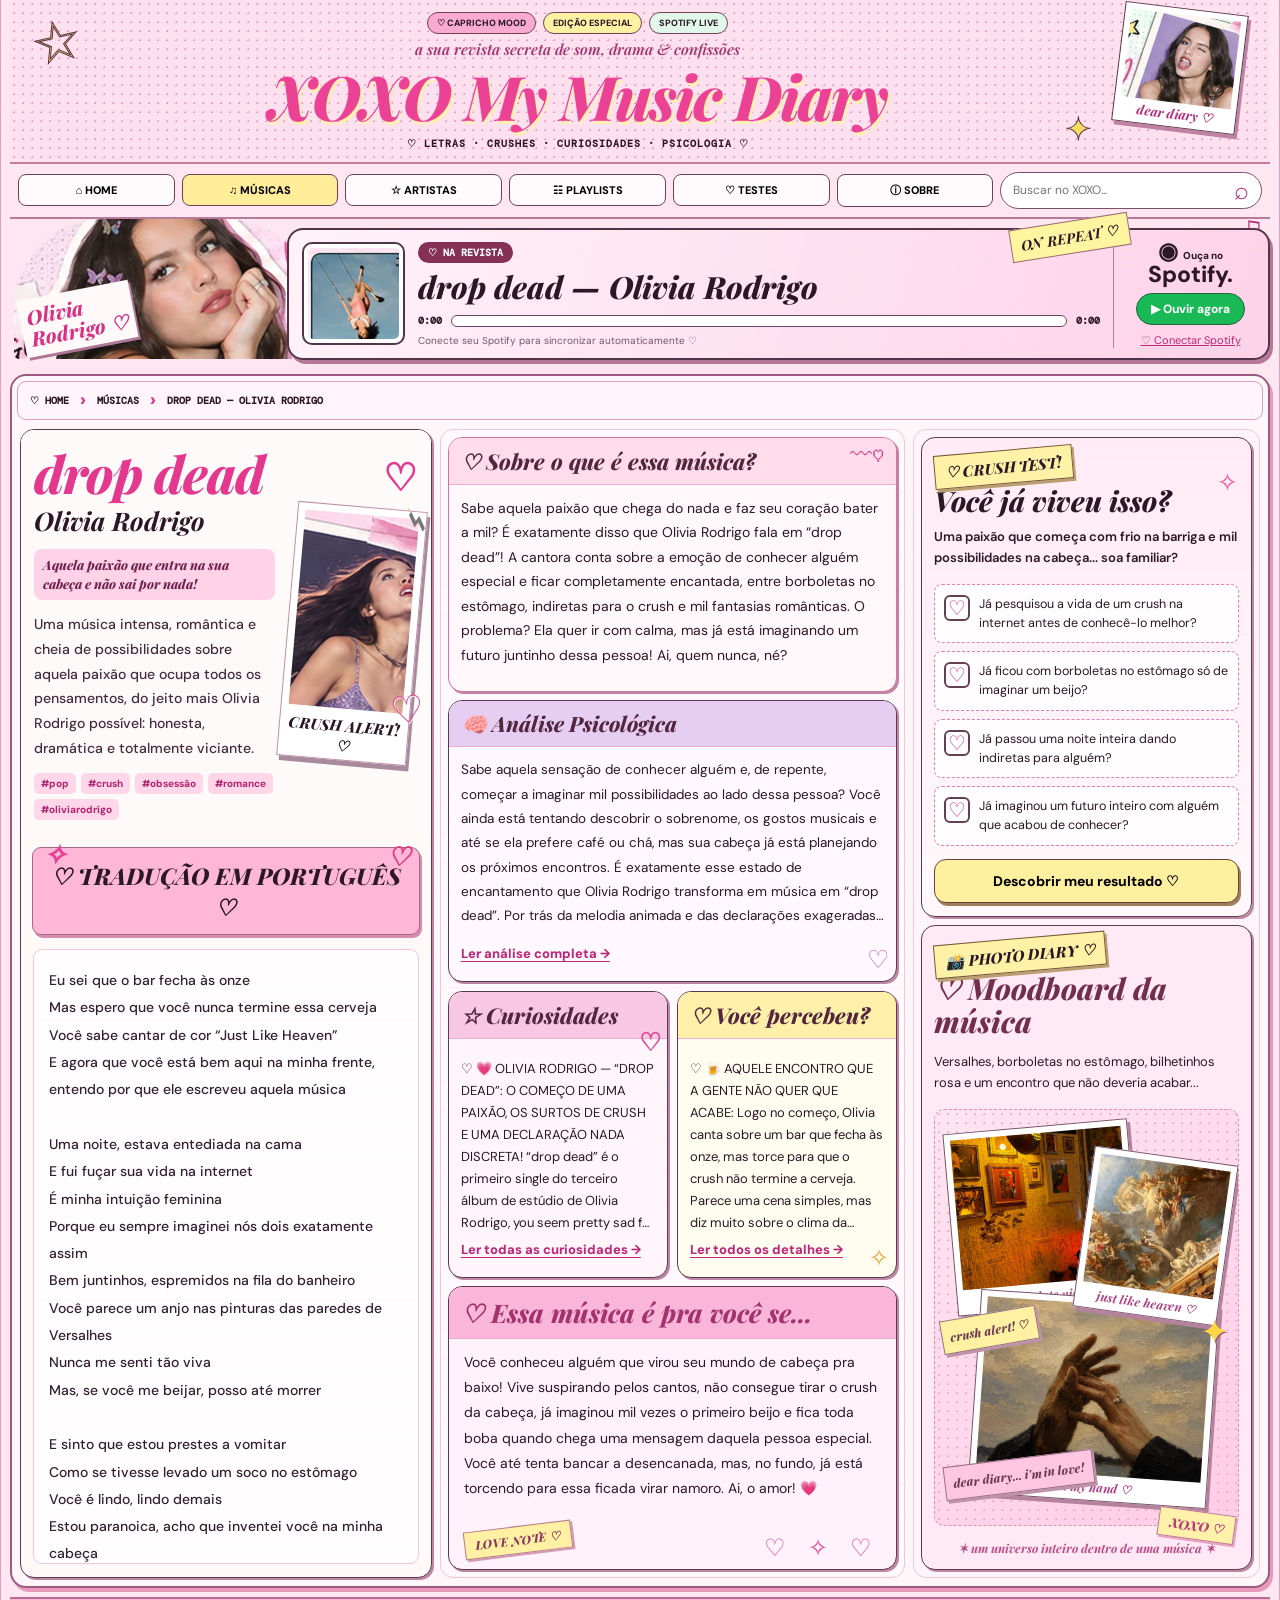
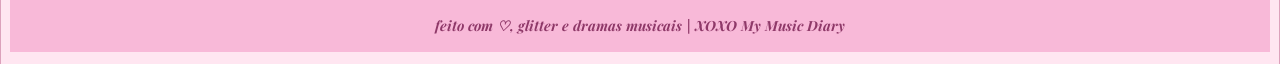
<file: index.html>
<!doctype html>
<html lang="pt-BR">
<head>
  <meta charset="utf-8">
  <meta name="viewport" content="width=device-width, initial-scale=1">
  <meta name="theme-color" content="#ffd5e8">

  <title>XOXO My Music Diary ♡</title>

  <link rel="preconnect" href="https://fonts.googleapis.com">
  <link rel="preconnect" href="https://fonts.gstatic.com" crossorigin>

  <link
    href="https://fonts.googleapis.com/css2?family=DM+Mono:wght@400;500&family=DM+Sans:wght@400;500;600;700;800&family=Playfair+Display:ital,wght@0,500;0,700;0,800;1,600;1,700;1,800&display=swap"
    rel="stylesheet"
  >

  <link
    rel="stylesheet"
    href="styles.css?v=xoxo-maggots-edicao-04"
  >

  <style>
    /* =====================================
       XOXO MY MUSIC DIARY
       CONFIGURAÇÃO DA REVISTA
       ===================================== */

    .middle-column .editorial-stacks {
      display: grid;
      grid-template-columns:
        minmax(0,1fr) minmax(0,1fr);
      grid-template-areas:
        "psychology psychology"
        "curios percebe";
      gap: 9px;
      align-items: start;
    }

    .middle-column .editorial-stacks .psychology {
      grid-area: psychology;
    }

    .middle-column .editorial-stacks .curios {
      grid-area: curios;
    }

    .middle-column .editorial-stacks .percebe {
      grid-area: percebe;
    }

    .middle-column .editorial-stacks > .article {
      min-width: 0;
      height: auto;
      align-self: start;
    }

    .middle-column .psychology #psyPreview {
      -webkit-line-clamp: 7;
      font-size: 13.5px;
      line-height: 1.8;
    }

    #vibes {
      display: none !important;
    }

    #articleDescription {
      white-space: pre-line;
      font: 500 clamp(13px,1.1vw,15px)/1.75
        "DM Sans",Arial,sans-serif;
      color: #432c3d;
    }

    /* =====================================
       FOTOS DAS MÚSICAS
       ===================================== */

    .hero-person img {
      width: 100%;
      height: 100%;
      display: block;
      object-fit: cover;
      object-position: center;
    }

    .cover-wrap {
      overflow: hidden;
    }

    .cover-wrap img {
      width: 100%;
      height: 100%;
      display: block;
      object-fit: cover;
    }

    .crush-polaroid img {
      width: 100%;
      display: block;
      object-fit: cover;
    }

    body.honeybee-active .intro-highlight {
      background: #ffe4b5;
      color: #80512a;
    }

    body.maggots-active .intro-highlight {
      background: #e5d2e8;
      color: #66365c;
    }

    body.maggots-active .translation-heading {
      background: #e9bdd4;
      color: #6f3052;
    }

    body.maggots-active .about-song h3 {
      background: #e7d1e9;
    }

    /* =====================================
       LOVE LAB
       ===================================== */

    .love-lab {
      flex: 0 0 auto;
      background: #fff9fc;
      border: 2px solid #a45a87;
      border-radius: 15px;
      box-shadow: 3px 4px #d498b7;
      overflow: hidden;
    }

    .love-lab[hidden] {
      display: none !important;
    }

    .love-lab-header {
      position: relative;
      padding: 17px;
      background: linear-gradient(
        120deg,#efd6f3,#f8d5e7,#ffe3ef
      );
      border-bottom: 1px dashed #c68da9;
    }

    .love-lab-header::after {
      content: "♡";
      position: absolute;
      right: 12px;
      top: 8px;
      color: #c64a8c;
      font-size: 27px;
    }

    .love-lab-tag {
      display: inline-block;
      padding: 6px 9px;
      background: #fff0a8;
      border: 1px solid #81596a;
      border-radius: 4px;
      color: #713a55;
      font: 700 10px "DM Mono",monospace;
    }

    .love-lab-brand {
      margin: 13px 0 0;
      color: #a42c70;
      font: italic 800 clamp(23px,2.7vw,32px)/1.2
        "Playfair Display",Georgia,serif;
    }

    .love-lab-preview {
      padding: 19px 18px;
      background: #fffaf7;
    }

    .love-lab-preview h3 {
      margin: 0 0 13px;
      color: #802b59;
      font: 800 clamp(18px,2vw,23px)/1.4
        "DM Sans",Arial,sans-serif;
    }

    .love-lab-preview p {
      margin: 0 0 14px;
      color: #513347;
      font: 600 14px/1.8
        "DM Sans",Arial,sans-serif;
    }

    .love-lab-read {
      border: 0;
      background: transparent;
      padding: 9px 0;
      color: #b52a79;
      font: 800 13px "DM Sans",Arial,sans-serif;
      text-decoration: underline;
      cursor: pointer;
    }

    /* =====================================
       JANELA COMPLETA DO LOVE LAB
       ===================================== */

    .love-lab-modal {
      padding: 13px 5px 18px;
    }

    .love-lab-modal-header {
      text-align: center;
      padding: 24px 18px;
      background: linear-gradient(
        130deg,#efd6f3,#f7d6e8,#ffe8f2
      );
      border: 1px solid #d7a4c4;
      border-radius: 15px;
    }

    .love-lab-modal-tag {
      display: inline-block;
      padding: 7px 12px;
      background: #fff1a9;
      border: 1px solid #9c6c85;
      border-radius: 30px;
      color: #79425e;
      font: 700 11px "DM Mono",monospace;
    }

    .modal-inner .love-lab-modal-title {
      margin: 17px 0 8px;
      color: #a42c70;
      font: italic 800 clamp(27px,4vw,39px)/1.2
        "Playfair Display",Georgia,serif;
    }

    .love-lab-modal-paper {
      max-width: 760px;
      margin: 18px auto 0;
      padding: clamp(19px,4vw,40px);
      background: #fffaf7;
      border: 1px solid #e1bacb;
      border-radius: 16px;
    }

    .love-lab-modal-paper h3 {
      margin: 0 0 22px;
      color: #802b59;
      font: 800 clamp(22px,3vw,29px)/1.4
        "DM Sans",Arial,sans-serif;
    }

    .modal-inner .love-lab-modal-paper > p {
      max-width: 65ch;
      margin: 0 auto 23px;
      color: #3e313b;
      font: 400 clamp(16px,1.8vw,18px)/1.9
        "DM Sans",Arial,sans-serif;
    }

    .modal-inner .love-lab-modal-paper > p.love-lab-lead {
      padding: 19px;
      background: #ffe3ef;
      border-left: 4px solid #d54e96;
      border-radius: 0 10px 10px 0;
      font-weight: 700;
    }

    .love-lab-message {
      margin: 30px 0 25px;
      padding: 22px;
      background: #f5c7df;
      border: 1.5px solid #ba6793;
      border-radius: 12px;
      box-shadow: 3px 4px #e7a2c2;
    }

    .love-lab-message h4 {
      margin: 0 0 11px;
      color: #852b5d;
      font: 800 15px "DM Sans",Arial,sans-serif;
    }

    .modal-inner .love-lab-message p {
      margin: 0;
      color: #542c44;
      font: 600 16px/1.85
        "DM Sans",Arial,sans-serif;
    }

    .love-lab-source {
      padding: 18px;
      background: #e9e0f4;
      border: 1px dashed #ad83b6;
      border-radius: 10px;
    }

    .love-lab-source strong {
      display: block;
      margin-bottom: 10px;
      color: #69406e;
    }

    .love-lab-source p {
      margin: 0;
      color: #56435e;
      font-size: 14px;
      line-height: 1.8;
    }

    /* =====================================
       MOODBOARD DE HONEYBEE
       QUATRO FOTOGRAFIAS
       ===================================== */

    #moodCollage.honeybee-collage {
      position: relative;
      isolation: isolate;
      min-height: 510px;
      max-height: none;
      overflow: hidden;
      background:
        radial-gradient(#d8ad72 1px,transparent 1px),
        linear-gradient(
          145deg,#fff4d7,#f7d9b3 55%,#f5d5e4
        );
      background-size: 11px 11px,auto;
      border: 1.5px dashed #b78b69;
    }

    #moodCollage.honeybee-collage .mood-shot {
      position: absolute;
      margin: 0;
      padding: 6px 6px 23px;
      background: #fffaf2;
      border: 1px solid #8d6558;
      box-shadow: 4px 5px rgba(101,55,45,.24);
    }

    #moodCollage.honeybee-collage .mood-shot img {
      width: 100%;
      height: 100%;
      object-fit: cover;
    }

    #moodCollage.honeybee-collage .mood-shot figcaption {
      color: #9c5b64;
      font: italic 700 12px
        "Playfair Display",Georgia,serif;
      text-align: center;
    }

    #moodCollage.honeybee-collage .shot-one {
      width: 75%;
      height: 29%;
      top: 5%;
      left: 8%;
      right: auto;
      bottom: auto;
      transform: rotate(-5deg);
      z-index: 2;
    }

    #moodCollage.honeybee-collage .shot-two {
      width: 60%;
      height: 36%;
      top: 33%;
      right: 5%;
      left: auto;
      bottom: auto;
      transform: rotate(7deg);
      z-index: 3;
    }

    #moodCollage.honeybee-collage .shot-three {
      width: 56%;
      height: 35%;
      top: 54%;
      left: 4%;
      right: auto;
      bottom: auto;
      transform: rotate(-7deg);
      z-index: 4;
    }

    #moodCollage.honeybee-collage .shot-four {
      width: 47%;
      height: 28%;
      right: 5%;
      bottom: 4%;
      left: auto;
      top: auto;
      transform: rotate(6deg);
      z-index: 5;
    }

    #moodCollage.honeybee-collage .mood-note {
      background: #fff0bb;
      color: #865641;
      border-color: #b99073;
      font-size: 11px;
      z-index: 7;
    }

    #moodCollage.honeybee-collage .note-one {
      left: 1%;
      top: 31%;
    }

    #moodCollage.honeybee-collage .note-two {
      left: 5%;
      bottom: 3%;
      background: #f7d3e0;
    }

    #moodCollage.honeybee-collage .collage-star {
      color: #f9c751;
      right: 4%;
      bottom: 39%;
      z-index: 8;
    }

    .moodboard-card:has(.honeybee-collage) {
      background: #fff2df;
    }

    .moodboard-card:has(.honeybee-collage)::after {
      content: "honeybee ♡";
      background: #ffe7a0;
      color: #906038;
    }

    .honeybee-photo-error {
      width: 100%;
      height: 100%;
      display: flex;
      align-items: center;
      justify-content: center;
      padding: 10px;
      background: #ffe9b8;
      color: #865641;
      text-align: center;
      font-size: 12px;
      font-weight: 700;
    }

    @media (max-width: 700px) {
      #moodCollage.honeybee-collage {
        height: 500px;
        min-height: 500px;
        flex: none;
      }
    }

    @media (max-width: 440px) {
      .middle-column .editorial-stacks {
        grid-template-columns: 1fr;
        grid-template-areas:
          "psychology"
          "curios"
          "percebe";
      }
    }
  </style>
</head>

<body>

<div class="site">

  <!-- CABEÇALHO DA REVISTA -->

  <header class="masthead">

    <span class="masthead-star star-left">☆</span>
    <span class="masthead-star star-right">✦</span>

    <div class="brand-center">

      <div class="top-labels">
        <span class="pill pink">♡ CAPRICHO MOOD</span>
        <span class="pill yellow">EDIÇÃO ESPECIAL</span>
        <span class="pill mint">SPOTIFY LIVE</span>
      </div>

      <p class="slogan">
        a sua revista secreta de som, drama &amp; confissões
      </p>

      <h1>XOXO My Music Diary</h1>

      <p class="subbrand">
        ♡ LETRAS · CRUSHES · CURIOSIDADES · PSICOLOGIA ♡
      </p>

    </div>

    <div class="top-polaroid">
      <img
        src="assets/olivia-top.webp"
        alt="Olivia Rodrigo"
      >
      <span>dear diary ♡</span>
    </div>

  </header>

  <!-- MENU -->

  <nav class="nav">

    <button class="nav-btn" data-view="home">
      ⌂ HOME
    </button>

    <button class="nav-btn active" data-view="music">
      ♫ MÚSICAS
    </button>

    <button class="nav-btn" data-view="artists">
      ☆ ARTISTAS
    </button>

    <button class="nav-btn" data-view="playlists">
      ☷ PLAYLISTS
    </button>

    <button class="nav-btn" data-view="tests">
      ♡ TESTES
    </button>

    <button class="nav-btn" data-view="about">
      ⓘ SOBRE
    </button>

    <div class="search-box">
      <input
        id="search"
        placeholder="Buscar no XOXO..."
        aria-label="Buscar músicas"
      >
      <button
        id="searchGo"
        type="button"
        aria-label="Buscar"
      >
        ⌕
      </button>
    </div>

  </nav>

  <!-- PLAYER -->

  <section class="now">

    <div class="hero-person">
      <img
        id="heroPortrait"
        src="assets/olivia-hero.webp"
        alt="Foto da artista"
      >

      <div class="torn-label" id="heroArtist">
        OLIVIA<br>RODRIGO ♡
      </div>
    </div>

    <div class="player">

      <div class="cover-wrap">
        <img
          id="albumCover"
          src="assets/album-drop-dead.webp"
          alt="Capa da música"
        >
      </div>

      <div class="player-info">

        <span class="playing" id="playingStatus">
          ♡ NA REVISTA
        </span>

        <h2 id="playerTitle">
          drop dead — Olivia Rodrigo
        </h2>

        <div class="seek">
          <span id="elapsed">0:00</span>

          <div class="progress">
            <div id="progressFill"></div>
          </div>

          <span id="duration">0:00</span>
        </div>

        <p id="syncNote">
          Sua trilha sonora virou matéria de revista ♡
        </p>

      </div>

      <div class="spotify-panel">

        <strong>
          ◉ <small>Ouça no</small><br>Spotify.
        </strong>

        <a
          class="spotify-go"
          id="spotifyOpen"
          href="https://open.spotify.com/"
          target="_blank"
          rel="noopener noreferrer"
        >
          ▶ Ouvir agora
        </a>

        <button
          class="spotify-link"
          id="connectSpotify"
          type="button"
        >
          ♡ Conectar Spotify
        </button>

      </div>

    </div>

    <span class="repeat-sticker">ON REPEAT ♡</span>
    <span class="player-doodle">♫</span>

  </section>

  <!-- REVISTA -->

  <main id="content">

    <section class="feature-grid">

      <div class="breadcrumb">
        <span>♡ HOME</span>
        <span class="crumb-separator">›</span>
        <span>MÚSICAS</span>
        <span class="crumb-separator">›</span>

        <span id="crumbTitle">
          DROP DEAD — OLIVIA RODRIGO
        </span>
      </div>

      <!-- COLUNA ESQUERDA -->

      <article class="article main-article">

        <div class="article-intro">

          <span class="intro-heart">♡</span>
          <span class="intro-star">✦</span>

          <div class="text-intro">

            <h2 id="articleTitle">drop dead</h2>

            <h3 id="articleArtist">
              Olivia Rodrigo
            </h3>

            <div class="intro-highlight">
              Aquela paixão que entra na sua cabeça
              e não sai por nada!
            </div>

            <p id="articleDescription"></p>

            <div class="hashtags">
              <span>#pop</span>
              <span>#crush</span>
              <span>#obsessão</span>
              <span>#romance</span>
              <span>#oliviarodrigo</span>
            </div>

          </div>

          <div class="crush-polaroid">
            <span class="polaroid-clip">⌁</span>

            <img
              id="photoArtist"
              src="assets/olivia-photo.webp"
              alt="Foto da música"
            >

            <span>CRUSH ALERT! ♡</span>
          </div>

        </div>

        <div class="translation-heading">
          ♡ TRADUÇÃO EM PORTUGUÊS ♡
        </div>

        <div
          class="lyrics"
          id="lyricsText"
        ></div>

      </article>

      <!-- COLUNA CENTRAL -->

      <div class="middle-column">

        <article class="article compact about-song">
          <h3>♡ Sobre o que é essa música?</h3>
          <p id="aboutText"></p>
          <span class="card-doodle">〰♡</span>
        </article>

        <div class="editorial-stacks">

          <article class="article compact psychology">
            <h3>🧠 Análise Psicológica</h3>
            <p id="psyPreview"></p>

            <button
              class="text-button"
              id="readPsychology"
              type="button"
            >
              Ler análise completa →
            </button>
          </article>

          <article class="article compact curios">
            <h3>☆ Curiosidades</h3>

            <div id="curiosityPreview"></div>

            <button
              class="text-button"
              id="allCuriosities"
              type="button"
            >
              Ler todas as curiosidades →
            </button>
          </article>

          <article class="article compact percebe">
            <h3>♡ Você percebeu?</h3>

            <div id="percebePreview"></div>

            <button
              class="text-button"
              id="allPercebe"
              type="button"
            >
              Ler todos os detalhes →
            </button>
          </article>

        </div>

        <div
          id="vibes"
          hidden
          aria-hidden="true"
        ></div>

        <article class="article compact foryou">
          <h3>♡ Essa música é pra você se...</h3>
          <div id="forYou"></div>
        </article>

        <!-- LOVE LAB -->

        <article
          class="love-lab"
          id="loveLab"
          hidden
        >

          <div class="love-lab-header">

            <span class="love-lab-tag">
              EDIÇÃO #01 | OS MISTÉRIOS DA PAIXÃO
            </span>

            <h2 class="love-lab-brand">
              ♡ LOVE LAB: Experimentos do coração
            </h2>

          </div>

          <div class="love-lab-preview">

            <h3>
              💘 Por que a gente não consegue
              tirar o crush da cabeça?
            </h3>

            <p>
              Você deita para dormir, fecha os olhos
              e... adivinha quem aparece nos seus
              pensamentos? Sim, aquela pessoa DE NOVO!
              Mas será que existe uma explicação
              científica para isso?
            </p>

            <button
              class="love-lab-read"
              id="readLoveLab"
              type="button"
            >
              Ler matéria completa →
            </button>

          </div>

        </article>

      </div>

      <!-- COLUNA DIREITA -->

      <aside class="right-column">

        <article class="article side-card lived-card">

          <span class="sticky-tag">
            ♡ CRUSH TEST!
          </span>

          <span class="quiz-icon">✧</span>

          <h3>Você já viveu isso?</h3>

          <p id="quizIntro">
            Uma paixão que começa com frio na barriga...
            soa familiar?
          </p>

          <div
            class="lived-questions"
            id="livedQuestions"
          ></div>

          <button
            class="quiz-submit"
            id="livedResultButton"
            type="button"
          >
            Descobrir meu resultado ♡
          </button>

          <div
            class="quiz-outcome"
            id="livedOutcome"
            aria-live="polite"
          ></div>

        </article>

        <!-- MOODBOARD -->

        <article class="article side-card moodboard-card">

          <span class="sticky-tag">
            📸 PHOTO DIARY ♡
          </span>

          <h3>♡ Moodboard da música</h3>

          <p
            class="mood-subtitle"
            id="moodDescription"
          >
            Pequenos recortes de uma paixão
            que parece um filme...
          </p>

          <div
            class="mood-collage"
            id="moodCollage"
          >

            <figure class="mood-shot shot-one">

              <img
                src="assets/mood-bar.webp"
                alt="Primeira foto do moodboard"
              >

              <figcaption>
                11 PM · date night ♡
              </figcaption>

            </figure>

            <figure class="mood-shot shot-two">

              <img
                src="assets/mood-versailles.webp"
                alt="Segunda foto do moodboard"
              >

              <figcaption>
                just like heaven ♡
              </figcaption>

            </figure>

            <figure class="mood-shot shot-three">

              <img
                src="assets/mood-hands.webp"
                alt="Terceira foto do moodboard"
              >

              <figcaption>
                hold my hand ♡
              </figcaption>

            </figure>

            <div class="mood-note note-one">
              crush alert! ♡
            </div>

            <div class="mood-note note-two">
              dear diary... i'm in love!
            </div>

            <span class="collage-star">✦</span>

          </div>

          <p class="mood-footer">
            ✶ um universo inteiro dentro
            de uma música ✶
          </p>

        </article>

      </aside>

    </section>

  </main>

  <footer>
    feito com ♡, glitter e dramas musicais
    | XOXO My Music Diary
  </footer>

</div>

<!-- JANELA DAS MATÉRIAS -->

<div
  class="modal hidden"
  id="modal"
  role="dialog"
  aria-modal="true"
  aria-label="Detalhes"
>
  <div class="modal-inner">

    <button
      class="close-modal"
      id="closeModal"
      type="button"
      aria-label="Fechar"
    >
      ✕
    </button>

    <div id="modalBody"></div>
  </div>
</div>

<!-- LOVE LAB DE STUPID SONG -->

<template id="loveLabFullArticle">

  <article class="love-lab-modal">

    <div class="love-lab-modal-header">

      <span class="love-lab-modal-tag">
        EDIÇÃO #01 | OS MISTÉRIOS DA PAIXÃO
      </span>

      <h2 class="love-lab-modal-title">
        ♡ LOVE LAB: Experimentos do coração
      </h2>

    </div>

    <div class="love-lab-modal-paper">

      <h3>
        💘 Por que a gente não consegue
        tirar o crush da cabeça?
      </h3>

      <p class="love-lab-lead">
        Você deita para dormir, fecha os olhos e...
        adivinha quem aparece nos seus pensamentos?
        Sim, aquela pessoa DE NOVO! Mas será que
        existe uma explicação científica para isso?
      </p>

      <p>
        Em <em>stupid song</em>, Olivia Rodrigo conta
        que passa as madrugadas sonhando com alguém
        e sente uma paixão tão intensa que parece
        estar perdendo o controle dos próprios
        pensamentos. E a ciência já investigou
        algo muito parecido!
      </p>

      <p>
        Em 2005, pesquisadores liderados por Arthur Aron
        e Helen Fisher analisaram o cérebro de pessoas
        intensamente apaixonadas. Ao observarem fotografias
        de quem amavam, os participantes apresentaram
        atividade em regiões relacionadas à motivação
        e à recompensa, incluindo áreas associadas
        à dopamina.
      </p>

      <p>
        Isso ajuda a explicar por que uma pessoa apaixonada
        pode concentrar tanta atenção em alguém.
        O cérebro passa a atribuir um valor especial
        àquela pessoa, e até pequenas interações
        podem ganhar uma importância enorme.
      </p>

      <p>
        Os pensamentos recorrentes sobre a pessoa amada
        também são características estudadas nas
        fases iniciais da paixão.
      </p>

      <div class="love-lab-message">

        <h4>💌 O RECADO DO LOVE LAB:</h4>

        <p>
          Sentir borboletas no estômago é uma delícia,
          mas intensidade não é sinônimo de reciprocidade!
          Seu cérebro pode estar completamente encantado
          por alguém antes mesmo de você descobrir
          se o sentimento é correspondido.
        </p>

      </div>

      <div class="love-lab-source">

        <strong>🔬 CIÊNCIA POR TRÁS DO CRUSH:</strong>

        <p>
          Aron e colaboradores (2005).
          <em>
            Reward, Motivation, and Emotion Systems
            Associated With Early-Stage Intense Romantic Love.
          </em>
        </p>

      </div>

    </div>

  </article>

</template>

<!-- ARQUIVOS ORIGINAIS -->

<script src="app.js" defer></script>
<script src="honeybee.js" defer></script>

<!-- NOVA MÚSICA -->

<script src="maggots.js" defer></script>

<!-- CONTROLE DAS CAPAS, MATÉRIAS E MOODBOARD -->

<script>
document.addEventListener("DOMContentLoaded", () => {
  "use strict";

  const title = document.querySelector("#articleTitle");
  const artist = document.querySelector("#articleArtist");

  const description =
    document.querySelector("#articleDescription");

  const aboutText =
    document.querySelector("#aboutText");

  const highlight =
    document.querySelector(".intro-highlight");

  const lab =
    document.querySelector("#loveLab");

  const labButton =
    document.querySelector("#readLoveLab");

  const labTemplate =
    document.querySelector("#loveLabFullArticle");

  const modal =
    document.querySelector("#modal");

  const modalBody =
    document.querySelector("#modalBody");

  const collage =
    document.querySelector("#moodCollage");

  const moodDescription =
    document.querySelector("#moodDescription");

  const heroPortrait =
    document.querySelector("#heroPortrait");

  const albumCover =
    document.querySelector("#albumCover");

  const photoArtist =
    document.querySelector("#photoArtist");

  if (!title || !artist) return;

  /* CAPAS DAS EDIÇÕES ANTERIORES */

  const honeybeeCover =
    "assets/honeybee-capa.jpg";

  const stupidCover =
    "assets/stupid-song-cover.png";

  const aboutDropDead =
    "Sabe aquela paixão que chega do nada e faz seu coração bater a mil? É exatamente disso que Olivia Rodrigo fala em “drop dead”! A cantora conta sobre a emoção de conhecer alguém especial e ficar completamente encantada, entre borboletas no estômago, indiretas para o crush e mil fantasias românticas. O problema? Ela quer ir com calma, mas já está imaginando um futuro juntinho dessa pessoa! Ai, quem nunca, né?";

  const introStupid =
    "Nova York, madrugadas sem dormir e um crush que simplesmente não sai da cabeça. Em “stupid song”, Olivia Rodrigo transforma uma paixão completamente fora de controle em uma declaração cheia de exageros, drama e sentimentos à flor da pele.\n\nEntre pensamentos insistentes e um coração acelerado, fica a pergunta: como saber se é amor ou se estamos apaixonadas pela ideia de alguém? 💌";

  const originalCollage =
    collage ? collage.innerHTML : "";

  const originalMoodText =
    moodDescription ? moodDescription.textContent : "";

  const originalHighlight =
    highlight ? highlight.textContent : "";

  let honeybeeMounted = false;
  let previousSong = "";

  /* QUATRO FOTOS DE HONEYBEE */

  const honeybeePhotos = [
    {
      src: "assets/honeybee-encontro.jpg",
      caption: "sweet love ♡"
    },
    {
      src: "assets/honeybee-cartas.jpg",
      caption: "love letters ♡"
    },
    {
      src: "assets/honeybee-toque.jpg",
      caption: "you are here ♡"
    },
    {
      src: "assets/honeybee-abelha.jpg",
      caption: "my honeybee ♡"
    }
  ];

  function isSong(name) {
    return title.textContent.trim().toLowerCase() === name &&
      artist.textContent.toLowerCase().includes("olivia rodrigo");
  }

  function setImage(image, src) {
    if (!image) return;

    if (image.getAttribute("src") !== src) {
      image.src = src;
    }
  }

  /* FOTOS DO TOPO */

  function updateCovers() {
    const honeybee = isSong("honeybee");
    const stupid = isSong("stupid song");
    const maggots = isSong("maggots for brains");

    document.body.classList.toggle(
      "honeybee-active",
      honeybee
    );

    document.body.classList.toggle(
      "maggots-active",
      maggots
    );

    if (honeybee) {
      [heroPortrait, albumCover, photoArtist]
        .forEach(img => setImage(img, honeybeeCover));
    }

    if (stupid) {
      [heroPortrait, albumCover, photoArtist]
        .forEach(img => setImage(img, stupidCover));
    }

    // Em maggots, o app.js usa a foto
    // provisória cadastrada no maggots.js.
    if (maggots) {
      const cover = "assets/olivia-photo.webp";

      [heroPortrait, albumCover, photoArtist]
        .forEach(img => setImage(img, cover));
    }
  }

  /* CRIA AS POLAROIDS DO MOODBOARD */

  function createPolaroid(photo, index) {
    const figure = document.createElement("figure");

    const positions = [
      "shot-one",
      "shot-two",
      "shot-three",
      "shot-four"
    ];

    figure.className =
      "mood-shot " + positions[index];

    const image = document.createElement("img");

    image.src = photo.src;
    image.alt = "Moodboard honeybee: " + photo.caption;
    image.loading = "lazy";

    image.addEventListener("error", () => {
      const warning = document.createElement("div");

      warning.className = "honeybee-photo-error";
      warning.textContent =
        "🐝 Confira " +
        photo.src.split("/").pop() +
        " na pasta assets.";

      if (image.parentNode) image.replaceWith(warning);
    }, { once: true });

    const caption = document.createElement("figcaption");
    caption.textContent = photo.caption;

    figure.append(image, caption);

    return figure;
  }

  function showHoneybeeMoodboard() {
    if (!collage || honeybeeMounted) return;

    honeybeeMounted = true;
    collage.classList.add("honeybee-collage");

    collage.querySelectorAll(".mood-shot")
      .forEach(figure => figure.remove());

    honeybeePhotos.forEach((photo, index) => {
      collage.appendChild(createPolaroid(photo, index));
    });

    const notes = collage.querySelectorAll(".mood-note");

    if (notes[0]) notes[0].textContent = "sweet love ♡";
    if (notes[1]) notes[1].textContent = "dear diary... ♡";

    if (moodDescription) {
      moodDescription.textContent =
        "Um amor doce e acolhedor: encontros à noite, cartas apaixonadas, carinho e uma abelhinha dourada. 🐝💛";
    }
  }

  function restoreMoodboard() {
    if (!collage || !honeybeeMounted) return;

    honeybeeMounted = false;
    collage.classList.remove("honeybee-collage");

    collage.innerHTML = originalCollage;

    if (moodDescription) {
      moodDescription.textContent = originalMoodText;
    }

    /*
      Ao trocar de música, pede ao app.js
      que mostre as fotos da nova edição.
    */
    if (typeof renderMoodboard === "function") {
      renderMoodboard();
    }
  }

  /* TEXTOS E APARÊNCIA */

  function updateEditorial() {
    const drop = isSong("drop dead");
    const stupid = isSong("stupid song");
    const honeybee = isSong("honeybee");
    const maggots = isSong("maggots for brains");

    if (drop && aboutText &&
        aboutText.textContent !== aboutDropDead) {
      aboutText.textContent = aboutDropDead;
    }

    if (stupid && description &&
        description.textContent !== introStupid) {
      description.textContent = introStupid;
    }

    if (highlight) {
      if (honeybee) {
        highlight.textContent =
          "CRUSH ALERT! ♡ Quando amar também dá um friozinho na barriga!";
      } else if (maggots) {
        highlight.textContent =
          "CRUSH ALERT! ♡ Saudade nível apocalipse emocional!";
      } else if (previousSong === "honeybee" ||
                 previousSong === "maggots for brains") {
        highlight.textContent = originalHighlight;
      }
    }

    previousSong = title.textContent.trim().toLowerCase();

    /*
      honeybee.js e maggots.js controlam
      suas próprias matérias do LOVE LAB.
    */
    if (lab && !honeybee && !maggots) {
      lab.hidden = !stupid;
    }

    if (honeybee) {
      showHoneybeeMoodboard();
    } else {
      restoreMoodboard();
    }

    updateCovers();
  }

  /* BOTÃO DO LOVE LAB */

  if (labButton && labTemplate && modal && modalBody) {
    labButton.addEventListener("click", () => {
      modalBody.innerHTML = labTemplate.innerHTML;
      modal.classList.remove("hidden");

      document.body.style.overflow = "hidden";

      const scroller = modal.querySelector(".modal-inner");

      if (scroller) scroller.scrollTop = 0;

      const close = document.querySelector("#closeModal");

      if (close) close.focus();
    });
  }

  /* ATUALIZA QUANDO A MÚSICA MUDA */

  const songObserver = new MutationObserver(updateEditorial);

  [title, artist].forEach(element => {
    songObserver.observe(element, {
      childList: true,
      subtree: true,
      characterData: true
    });
  });

  const imageObserver = new MutationObserver(updateCovers);

  [heroPortrait, albumCover, photoArtist]
    .filter(Boolean)
    .forEach(image => {
      imageObserver.observe(image, {
        attributes: true,
        attributeFilter: ["src"]
      });
    });

  updateEditorial();
});
</script>

</body>
</html>
</file>
<file: styles.css>
/* ==========================================
   XOXO MY MUSIC DIARY ♡
   REVISTA TEEN — SCRAPBOOK EDITION
   TRADUÇÃO EXPANDIDA
   ========================================== */

:root {
  --ink: #2b1725;
  --pink: #ec4d99;
  --pink-dark: #a92c68;
  --pink-soft: #ffd5e8;
  --cream: #fffaf7;
  --border: #69445a;
  --title: 'Playfair Display', Georgia, serif;
  --body: 'DM Sans', Arial, sans-serif;
  --mono: 'DM Mono', monospace;
}

* {
  box-sizing: border-box;
}

html {
  scroll-behavior: smooth;
}

body {
  margin: 0;
  color: var(--ink);
  font-family: var(--body);
  background: #ffe4f0;
}

button,
input {
  font: inherit;
}

button {
  cursor: pointer;
}

button:focus-visible,
a:focus-visible {
  outline: 3px solid #c1287b;
  outline-offset: 3px;
}

a {
  color: inherit;
}

img {
  display: block;
  max-width: 100%;
}

/* ==========================================
   PÁGINA
   ========================================== */

.site {
  width: min(100%, 1450px);
  min-height: 100vh;
  margin: auto;
  padding: 0 9px 12px;
  background: #ffe6f1;
  border-left: 1px solid #dca2bc;
  border-right: 1px solid #dca2bc;
}

/* ==========================================
   CABEÇALHO
   ========================================== */

.masthead {
  min-height: 145px;
  display: flex;
  align-items: center;
  justify-content: center;
  position: relative;
  padding: 12px 155px 12px 30px;

  background:
    radial-gradient(#e89cbf 1px, transparent 1px),
    #ffe0ee;

  background-size: 9px 9px;
  border-bottom: 2px solid #c87a9e;
  overflow: hidden;
}

.brand-center {
  text-align: center;
}

.top-labels {
  display: flex;
  justify-content: center;
  flex-wrap: wrap;
  gap: 7px;
}

.pill {
  padding: 4px 9px;
  border: 1px solid #734259;
  border-radius: 20px;
  font-size: 9px;
  font-weight: 800;
}

.pill.pink {
  background: #f9aad0;
}

.pill.yellow {
  background: #fff0a3;
}

.pill.mint {
  background: #e0f7e9;
}

.slogan {
  color: #a23670;
  font: italic 600 15px var(--title);
  margin: 5px;
}

.masthead h1 {
  margin: 0;
  color: #ec4296;
  font: italic 800 clamp(35px, 4.8vw, 69px)/1.05 var(--title);
  letter-spacing: -2px;
  text-shadow: 2px 3px #fff0af;
}

.subbrand {
  margin: 8px 0 0;
  font: 700 10px var(--mono);
  letter-spacing: 1px;
}

.masthead-star {
  position: absolute;
  color: #f7dc62;
  font-size: 55px;
  -webkit-text-stroke: 1px #573149;
}

.star-left {
  left: 22px;
  top: 6px;
  transform: rotate(-13deg);
}

.star-right {
  right: 178px;
  bottom: 12px;
  font-size: 32px;
}

.top-polaroid {
  position: absolute;
  width: 124px;
  right: 28px;
  top: 8px;
  background: white;
  border: 1px solid #583348;
  padding: 6px 6px 3px;
  transform: rotate(7deg);
  box-shadow: 3px 4px #bf81a4;
  text-align: center;
}

.top-polaroid img {
  width: 100%;
  height: 88px;
  object-fit: cover;
}

.top-polaroid span {
  font: italic 700 13px var(--title);
  color: #b32d78;
}

/* ==========================================
   MENU
   ========================================== */

.nav {
  display: flex;
  flex-wrap: wrap;
  align-items: center;
  gap: 7px;
  padding: 8px;
  background: #ffe6f1;
  border-bottom: 2px solid #b47c9a;
}

.nav-btn {
  flex: 1 1 95px;
  border: 1px solid #6b4358;
  background: #fffafc;
  border-radius: 8px;
  padding: 8px 5px;
  font-size: 11px;
  font-weight: 800;
}

.nav-btn.active {
  background: #ffed9a;
}

.nav-btn:hover {
  background: #ffd1e6;
}

.search-box {
  display: flex;
  align-items: center;
  flex: 1 1 200px;
  border: 1px solid #7a5067;
  border-radius: 30px;
  background: white;
  min-width: 0;
  height: 37px;
}

.search-box input {
  border: 0;
  background: transparent;
  outline: 0;
  flex: 1;
  min-width: 0;
  padding: 0 12px;
  font-size: 12px;
}

.search-box button {
  border: 0;
  background: transparent;
  color: #b62e77;
  font-size: 25px;
  padding: 0 12px;
}

/* ==========================================
   PLAYER DO SPOTIFY
   ========================================== */

.now {
  position: relative;
  display: flex;
  align-items: center;
  min-height: 140px;
  margin-bottom: 7px;
  padding: 9px 0 7px 22%;
}

.hero-person {
  position: absolute;
  left: 4px;
  top: 0;
  width: 24%;
  height: 140px;
}

.hero-person img {
  height: 100%;
  width: 100%;
  object-fit: cover;
  object-position: center 25%;
  border-radius: 90px 90px 5px 5px;
}

.torn-label {
  position: absolute;
  left: 7px;
  bottom: 11px;
  background: #fffaf9;
  color: #d83083;
  font: italic 800 20px/1.1 var(--title);
  padding: 7px;
  transform: rotate(-11deg);
  box-shadow: 2px 3px #ad7795;
}

.player {
  display: flex;
  align-items: center;
  flex: 1;
  gap: 13px;
  min-width: 0;
  min-height: 125px;
  padding: 10px 13px;
  background: linear-gradient(105deg, #fff2f9, #fdd2e8);
  border: 2px solid #533348;
  border-radius: 16px;
  box-shadow: 3px 4px #b57898;
  position: relative;
  z-index: 1;
}

.cover-wrap {
  flex: 0 0 103px;
  width: 103px;
  height: 103px;
  padding: 4px;
  background: white;
  border: 2px solid #51364a;
  border-radius: 10px;
}

.cover-wrap img {
  width: 100%;
  height: 100%;
  object-fit: cover;
  border-radius: 5px;
}

.player-info {
  flex: 1;
  min-width: 0;
}

.playing {
  background: #853157;
  color: white;
  border-radius: 20px;
  padding: 4px 10px;
  font: 700 10px var(--mono);
}

.player h2 {
  margin: 8px 0 10px;
  font: italic 800 clamp(19px, 2.4vw, 31px)/1.15 var(--title);
  overflow-wrap: anywhere;
}

.seek {
  display: flex;
  align-items: center;
  gap: 9px;
  font: 700 10px var(--mono);
}

.progress {
  flex: 1;
  height: 12px;
  background: white;
  border: 1px solid #6c4560;
  border-radius: 20px;
  overflow: hidden;
}

.progress > div {
  width: 0;
  height: 100%;
  background: #eb4d9b;
  border-radius: inherit;
}

#syncNote {
  font-size: 10px;
  color: #73566a;
  margin: 7px 0 0;
}

.spotify-panel {
  flex: 0 0 142px;
  border-left: 1px solid #ad809d;
  display: flex;
  align-items: center;
  flex-direction: column;
  gap: 7px;
  padding-left: 12px;
}

.spotify-panel strong {
  text-align: center;
  font: 800 23px/1 var(--body);
}

.spotify-panel strong small {
  font-size: 10px;
}

.spotify-go {
  display: block;
  text-decoration: none;
  background: #19b955;
  color: white;
  border: 1px solid #27623e;
  border-radius: 20px;
  font-size: 12px;
  font-weight: 800;
  padding: 7px 14px;
}

.spotify-link {
  border: 0;
  background: transparent;
  color: #bc2a79;
  text-decoration: underline;
  font-size: 11px;
}

.repeat-sticker {
  position: absolute;
  top: 2px;
  right: 140px;
  z-index: 2;
  background: #fff4a0;
  border: 1px solid #9c687f;
  transform: rotate(-9deg);
  padding: 6px 10px;
  font: italic 700 14px var(--title);
}

.player-doodle {
  position: absolute;
  right: 6px;
  top: -13px;
  color: #af2e77;
  font-size: 33px;
}

/* ==========================================
   ÁREA PRINCIPAL
   ========================================== */

#content {
  background: #fff9fc;
  border-radius: 16px;
}

.feature-grid {
  display: grid;

  grid-template-columns:
    minmax(0, 1.08fr)
    minmax(0, 1.22fr)
    minmax(255px, .91fr);

  align-items: stretch;

  gap: 8px;
  padding: 8px;

  background: #fff6fa;

  border: 2px solid #9c5a80;
  border-radius: 16px;
  box-shadow: 3px 4px #e999bc;
}

.feature-grid > * {
  min-width: 0;
}

.middle-column,
.right-column {
  min-width: 0;
  height: 100%;
  display: flex;
  flex-direction: column;
  gap: 8px;
  padding: 7px;
  background: #fff9fc;
  border: 1px solid #edc8d9;
  border-radius: 13px;
}

.middle-column {
  background:
    repeating-linear-gradient(
      180deg,
      transparent 0 30px,
      rgba(241, 186, 211, .12) 30px 31px
    ),
    #fff8fc;
}

.right-column {
  background: #fff4fa;
}

/* ==========================================
   BREADCRUMB
   ========================================== */

.breadcrumb {
  grid-column: 1 / -1;
  display: flex;
  align-items: center;
  flex-wrap: wrap;
  gap: 9px;
  margin: -3px -3px 1px;
  padding: 8px 12px;
  border: 1px solid #dba2be;
  border-radius: 9px;
  background: #fff4f9;
  font: 800 10px var(--mono);
}

.crumb-separator {
  color: #d63584;
  font-size: 16px;
}

/* ==========================================
   CARTÕES
   ========================================== */

.article {
  position: relative;
  background: #fffaf8;
  border: 1.5px solid #5c394e;
  border-radius: 14px;
  box-shadow: 2px 2px #bd87a4;
  overflow: hidden;
  min-width: 0;
}

/* ==========================================
   COLUNA PRINCIPAL
   PREENCHE TODA A ALTURA
   ========================================== */

.main-article {
  display: flex;
  flex-direction: column;

  height: 100%;
  min-height: 0;

  background: #fffaf8;
}

/* ==========================================
   MATÉRIA PRINCIPAL
   ========================================== */

.article-intro {
  position: relative;
  display: flex;
  align-items: center;
  gap: 12px;

  min-height: 315px;
  padding: 17px 13px 15px;

  background: #fffafa;

  flex-shrink: 0;
}

.text-intro {
  flex: 1;
  min-width: 0;
}

.text-intro h2 {
  margin: 0 0 3px;
  color: #e4388e;
  font: italic 800 clamp(38px, 4vw, 62px)/1.04 var(--title);
  letter-spacing: -1px;
  overflow-wrap: anywhere;
}

.text-intro h3 {
  margin: 0 0 12px;
  font: italic 700 clamp(19px, 2vw, 27px) var(--title);
}

.intro-highlight {
  display: inline-block;
  background: #ffd2e8;
  color: #6f234f;
  border-radius: 8px;
  padding: 7px 9px;
  margin-bottom: 12px;
  font: italic 800 13px/1.45 var(--title);
}

.text-intro p {
  font-size: 13.5px;
  font-weight: 600;
  line-height: 1.65;
  margin: 0 0 12px;
}

.intro-heart,
.intro-star {
  position: absolute;
  pointer-events: none;
  font: 800 38px var(--title);
}

.intro-heart {
  color: #e53890;
  right: 14px;
  top: 20px;
}

.intro-star {
  color: #f3be29;
  right: 7px;
  top: 66px;
}

.hashtags {
  display: flex;
  gap: 5px;
  flex-wrap: wrap;
  margin-top: 13px;
}

.hashtags span {
  background: #ffd7e9;
  border-radius: 5px;
  padding: 4px 7px;
  color: #b02671;
  font: 800 10px var(--body);
}

/* ==========================================
   POLAROID
   ========================================== */

.crush-polaroid {
  position: relative;
  flex: 0 0 34%;
  min-width: 0;
  background: white;
  border: 1px solid #bd91a8;
  padding: 7px 7px 4px;
  box-shadow: 3px 5px #a98a9d;
  transform: rotate(5deg);
  text-align: center;
}

.crush-polaroid img {
  width: 100%;
  height: 195px;
  object-fit: cover;
}

.crush-polaroid > span:last-child {
  display: block;
  font: italic 800 15px var(--title);
  margin-top: 7px;
}

.polaroid-clip {
  position: absolute;
  right: -5px;
  top: -20px;
  font-size: 43px;
  color: #777;
  z-index: 2;
  transform: rotate(30deg);
}

.crush-polaroid::after {
  content: "♡";
  position: absolute;
  right: -15px;
  bottom: 30px;
  z-index: 3;
  color: #e93d91;
  font-size: 38px;
  transform: rotate(-12deg);
  text-shadow: 1px 1px white;
}

/* ==========================================
   TÍTULO DA TRADUÇÃO
   ========================================== */

.translation-heading {
  position: relative;

  margin: 12px 11px 8px;
  padding: 12px 8px;

  background: #ffb7d8;

  border: 1px solid #a36b8a;
  border-radius: 9px;
  box-shadow: 2px 3px #d68caf;

  text-align: center;
  font: italic 800 clamp(17px, 1.9vw, 23px) var(--title);

  flex-shrink: 0;
}

.translation-heading::before {
  content: "✧";
  position: absolute;
  left: 10px;
  top: -13px;
  font-size: 28px;
  color: #e93c92;
}

.translation-heading::after {
  content: "♡";
  position: absolute;
  right: 9px;
  top: -10px;
  font-size: 26px;
  color: #dc397f;
}

/* ==========================================
   TRADUÇÃO — ÁREA EXPANDIDA

   O objetivo é que a tradução ocupe
   todo o espaço restante da coluna,
   sem deixar o fundo branco sobrando.
   ========================================== */

.lyrics {
  flex: 1 1 0;

  height: 0;
  min-height: 380px;
  max-height: none;

  margin: 6px 12px 13px;
  padding: 17px 15px;

  overflow-y: auto;
  overscroll-behavior: contain;

  background:
    repeating-linear-gradient(
      to bottom,
      transparent 0,
      transparent 34px,
      rgba(246, 185, 214, .11) 35px
    ),
    #fffdfd;

  border: 1px solid #f1c6da;
  border-radius: 9px;

  color: #322032;

  font-family: var(--body);
  font-size: 14px;
  font-weight: 500;
  line-height: 1.95;

  white-space: pre-line;
  overflow-wrap: break-word;

  scrollbar-width: thin;
  scrollbar-color: #eb8cb9 #fff0f8;
}

.lyrics::-webkit-scrollbar {
  width: 9px;
}

.lyrics::-webkit-scrollbar-track {
  background: #fff0f8;
  border-radius: 10px;
}

.lyrics::-webkit-scrollbar-thumb {
  background: #ea8fba;
  border-radius: 10px;
  border: 2px solid #fff0f8;
}

/* ==========================================
   CARTÕES EDITORIAIS
   ========================================== */

.compact {
  padding: 0 12px 12px;
}

.compact h3 {
  margin: 0 -12px 11px;
  padding: 10px 12px;
  font: italic 800 clamp(18px, 1.7vw, 24px)/1.2 var(--title);
  color: #532640;
  background: #ffdce9;
  border-bottom: 1px solid #e9b0ce;
}

.compact p {
  font-size: 13.5px;
  line-height: 1.75;
  margin: 9px 0;
}

/* ==========================================
   SOBRE A MÚSICA
   ========================================== */

.about-song {
  background: #fff8fb;
  border-color: #d474a4;
}

.about-song h3 {
  background: #ffdce9;
}

#aboutText {
  font-size: 14px;
  line-height: 1.75;
  margin: 6px 0 12px;
}

.card-doodle {
  position: absolute;
  top: 2px;
  right: 13px;
  color: #d43d8c;
  font-size: 22px;
}

/* ==========================================
   ORGANIZAÇÃO DOS CARTÕES DO MEIO
   ========================================== */

.editorial-stacks {
  display: grid;
  grid-template-columns: repeat(2, minmax(0, 1fr));
  grid-template-areas:
    "vibe curios"
    "psy percebe";
  gap: 8px;
  align-items: start;
}

.editorial-stacks > .article {
  min-width: 0;
  align-self: start;
  height: auto;
}

.editorial-stacks .vibe {
  grid-area: vibe;
}

.editorial-stacks .curios {
  grid-area: curios;
}

.editorial-stacks .psychology {
  grid-area: psy;
}

.editorial-stacks .percebe {
  grid-area: percebe;
}

/* ==========================================
   VIBE CHECK
   ESTILOS PRESERVADOS, MAS A SEÇÃO
   PODE ESTAR OCULTA PELO HTML ATUAL
   ========================================== */

.vibe {
  background: #fff6d9;
  min-height: 0;
  padding-bottom: 12px;
}

.vibe h3 {
  background: #fff0a5;
}

.vibe-line {
  display: flex;
  align-items: center;
  gap: 5px;
  margin: 13px 0;
  font-size: 11px;
  font-weight: 800;
}

.vibe-line > span:first-child {
  min-width: 65px;
}

.meter {
  height: 12px;
  flex: 1;
  overflow: hidden;
  border: 1px solid #bb7194;
  border-radius: 20px;
  background: #f5d0dc;
}

.meter i {
  display: block;
  height: 100%;
  background: #ed4c9b;
}

.vibe-line b {
  font-size: 11px;
}

.vibe::after {
  content: "✦";
  position: absolute;
  right: 9px;
  bottom: 4px;
  font-size: 20px;
  color: #ecb939;
  pointer-events: none;
}

/* ==========================================
   CURIOSIDADES
   ========================================== */

.curios {
  background: #fff5fa;
}

.curios h3 {
  background: #f8c7e3;
}

#curiosityPreview,
#percebePreview {
  display: -webkit-box;
  -webkit-box-orient: vertical;
  -webkit-line-clamp: 8;
  overflow: hidden;
}

#curiosityPreview p,
#percebePreview p {
  font-size: 13px;
  line-height: 1.7;
  margin: 8px 0;
}

.curios::after {
  content: "♡";
  position: absolute;
  right: 6px;
  top: 34px;
  color: #e04a96;
  font-size: 25px;
  font-weight: 800;
  pointer-events: none;
}

/* ==========================================
   ANÁLISE PSICOLÓGICA
   ========================================== */

.psychology {
  background: #fff8ff;
}

.psychology h3 {
  background: #e6cef2;
  font-size: clamp(17px, 1.65vw, 22px);
}

.psychology #psyPreview {
  display: -webkit-box;
  -webkit-box-orient: vertical;
  -webkit-line-clamp: 12;
  overflow: hidden;
  font-size: 13.5px;
  line-height: 1.75;
}

.psychology::after {
  content: "♡";
  position: absolute;
  right: 7px;
  bottom: 5px;
  color: #b86bb4;
  font-size: 25px;
  pointer-events: none;
}

/* ==========================================
   VOCÊ PERCEBEU?
   ========================================== */

.percebe {
  background: #fffdf0;
}

.percebe h3 {
  background: #fff0a9;
}

.percebe::after {
  content: "✧";
  position: absolute;
  right: 7px;
  bottom: 4px;
  color: #e0a43b;
  font-size: 24px;
  pointer-events: none;
}

/* ==========================================
   BOTÕES DE LEITURA
   ========================================== */

.text-button {
  border: 0;
  background: transparent;
  padding: 7px 0;
  color: #bb2677;
  text-decoration: underline;
  text-underline-offset: 3px;
  font-size: 13px;
  font-weight: 800;
  text-align: left;
}

.text-button:hover {
  color: #eb4495;
}

/* ==========================================
   ESSA MÚSICA É PRA VOCÊ SE...
   ========================================== */

.foryou {
  flex-grow: 0;
  flex-shrink: 0;
  min-height: 0;
  padding-bottom: 57px;
  background: #fff2fa;
}

.foryou h3 {
  background: #f9b6d8;
  font-size: clamp(19px, 2vw, 26px);
  color: #a3336e;
}

#forYou .for-you-copy {
  font-size: 14px;
  line-height: 1.8;
  margin: 11px 3px;
}

.foryou::after {
  content: "♡   ✧   ♡";
  position: absolute;
  right: 16px;
  bottom: 6px;
  color: #e24797;
  font-size: 24px;
  letter-spacing: 8px;
  pointer-events: none;
}

.foryou::before {
  content: "LOVE NOTE ♡";
  position: absolute;
  left: 15px;
  bottom: 15px;
  padding: 5px 10px;
  background: #fff0a3;
  color: #89375f;
  border: 1px solid #b47d94;
  box-shadow: 2px 2px #d699b5;
  font: italic 800 12px var(--title);
  transform: rotate(-7deg);
  pointer-events: none;
}

/* ==========================================
   CARTÕES DA DIREITA
   ========================================== */

.side-card {
  padding: 46px 12px 13px;
  position: relative;
  background: #fff0f8;
}

.sticky-tag {
  position: absolute;
  top: 12px;
  left: 12px;
  display: inline-block;
  transform: rotate(-5deg);
  padding: 6px 10px;
  background: #fff1a6;
  border: 1px solid #765744;
  box-shadow: 2px 3px #ba9d70;
  font: italic 800 15px var(--title);
  z-index: 3;
}

/* ==========================================
   CRUSH TEST
   ========================================== */

.lived-card {
  background: linear-gradient(#ffebf5, #fff8fb);
}

.lived-card h3 {
  font: italic 800 clamp(24px, 2.2vw, 31px)/1.2 var(--title);
  margin: 0 0 10px;
}

.lived-card > p {
  font-size: 13px;
  font-weight: 600;
  line-height: 1.6;
  margin: 4px 0 15px;
}

.quiz-icon {
  position: absolute;
  top: 28px;
  right: 13px;
  font-size: 25px;
  color: #ef579e;
}

.lived-questions {
  display: grid;
  gap: 8px;
}

.lived-question {
  position: relative;
  display: flex;
  align-items: flex-start;
  gap: 9px;
  padding: 10px 9px;
  border: 1.5px dashed #e67fae;
  border-radius: 8px;
  background: #fffdfd;
  font-size: 12.5px;
  line-height: 1.5;
  cursor: pointer;
}

.lived-question input {
  position: absolute;
  width: 1px;
  height: 1px;
  opacity: 0;
}

.heart-box {
  display: inline-flex;
  justify-content: center;
  align-items: center;
  flex: 0 0 26px;
  height: 26px;
  background: white;
  color: #c52c7a;
  border: 2px solid #624153;
  border-radius: 6px;
  font-size: 20px;
}

.lived-question input:checked + .heart-box {
  background: #e85b9e;
  color: white;
}

.lived-question:focus-within {
  outline: 2px solid #c32d79;
}

.quiz-submit {
  width: 100%;
  margin-top: 13px;
  padding: 12px 8px;
  background: #fff0a0;
  border: 1.5px solid #634638;
  border-radius: 12px;
  box-shadow: 2px 3px #9e7d5c;
  font-size: 14px;
  font-weight: 800;
}

.quiz-submit:hover {
  background: #ffe57e;
}

.quiz-outcome:not(:empty) {
  background: #fff1ad;
  border: 1px dashed #d377a5;
  border-radius: 10px;
  padding: 12px;
  margin-top: 11px;
  font-size: 12px;
  font-weight: 800;
  text-align: center;
}

/* ==========================================
   MOODBOARD
   ========================================== */

.moodboard-card {
  flex-grow: 1;
  display: flex;
  flex-direction: column;
  background: #ffe9f4;
}

.moodboard-card h3 {
  font: italic 800 clamp(24px, 2.3vw, 31px)/1.12 var(--title);
  margin: 0 0 10px;
  color: #713049;
}

.mood-subtitle {
  margin: 3px 0 15px;
  font-size: 13px;
  line-height: 1.65;
}

.mood-collage {
  position: relative;
  isolation: isolate;
  flex: 1;
  min-height: 330px;
  overflow: hidden;
  border: 1.5px dashed #db91b3;
  border-radius: 10px;

  background:
    radial-gradient(#e8a9c8 1px, transparent 1px),
    linear-gradient(140deg, #ffe4f1, #ffcce6);

  background-size: 9px 9px, auto;
}

.mood-shot {
  position: absolute;
  margin: 0;
  padding: 6px 6px 25px;
  border: 1px solid #785269;
  background: white;
  box-shadow: 3px 4px #b4829c;
  text-align: center;
}

.mood-shot img {
  width: 100%;
  height: 100%;
  object-fit: cover;
}

.mood-shot figcaption {
  position: absolute;
  bottom: 5px;
  left: 0;
  width: 100%;
  color: #ad4181;
  font: italic 700 12px var(--title);
}

.shot-one {
  width: 61%;
  height: 44%;
  left: 5%;
  top: 4%;
  transform: rotate(-5deg);
  z-index: 2;
}

.shot-two {
  width: 48%;
  height: 39%;
  right: 3%;
  top: 11%;
  transform: rotate(8deg);
  z-index: 3;
}

.shot-three {
  width: 79%;
  height: 49%;
  left: 13%;
  bottom: 6%;
  transform: rotate(4deg);
  z-index: 2;
}

.mood-note {
  position: absolute;
  padding: 8px;
  background: #fff1a2;
  color: #6b3b52;
  border: 1px solid #976f86;
  box-shadow: 2px 3px #bd91a7;
  font: italic 800 12px var(--title);
  z-index: 5;
}

.note-one {
  left: 2%;
  top: 49%;
  transform: rotate(-10deg);
}

.note-two {
  left: 3%;
  bottom: 8%;
  background: #ffc6e2;
  transform: rotate(-7deg);
}

.collage-star {
  position: absolute;
  right: 3%;
  bottom: 41%;
  color: #ffd641;
  font-size: 35px;
  z-index: 6;
  text-shadow: 1px 1px #8c5371;
}

.mood-footer {
  margin: 14px 0 0;
  color: #bc4c89;
  text-align: center;
  font: italic 700 12px var(--title);
}

.moodboard-card::after {
  content: "XOXO ♡";
  position: absolute;
  right: 16px;
  bottom: 29px;
  padding: 5px 10px;
  background: #fff0aa;
  color: #b83d7d;
  border: 1px solid #b9779e;
  box-shadow: 2px 2px #e7a1c3;
  font: italic 800 13px var(--title);
  transform: rotate(8deg);
  pointer-events: none;
}

/* ==========================================
   JANELINHAS
   ========================================== */

.modal {
  position: fixed;
  inset: 0;
  z-index: 9999;
  display: flex;
  align-items: center;
  justify-content: center;
  padding: 16px;
  background: #2b1726bb;
}

.hidden,
.modal.hidden {
  display: none !important;
}

.modal-inner {
  position: relative;
  width: min(930px, 100%);
  max-height: 92vh;
  overflow-y: auto;
  padding: 25px;
  border: 2px solid #683d55;
  border-radius: 18px;
  background: #fffaf7;
  box-shadow: 6px 7px #df87ae;
  scrollbar-width: thin;
  scrollbar-color: #d77eab #ffe7f3;
}

.modal-inner h2 {
  color: #ba3278;
  font: italic 800 clamp(25px, 3vw, 34px)/1.3 var(--title);
}

.modal-inner p {
  font-size: 16px;
  line-height: 1.83;
}

.close-modal {
  position: sticky;
  float: right;
  top: 0;
  z-index: 5;
  width: 40px;
  height: 40px;
  border: 2px solid #4e3142;
  border-radius: 50%;
  background: #ff9ecb;
  font-size: 23px;
  font-weight: 800;
}

.modal-inner .action {
  padding: 11px 15px;
  margin: 6px;
  border: 2px solid #5d394b;
  border-radius: 10px;
  background: #ffc3df;
  font-weight: 800;
}

.modal-inner .notice {
  padding: 12px;
  background: #fff0b9;
  border-radius: 10px;
}

.modal-inner input {
  max-width: 100%;
  padding: 10px;
  margin: 8px 0;
}

.result {
  padding: 13px;
  margin: 8px 0;
  border: 1px solid #d99aba;
  border-radius: 10px;
  background: #fff0f8;
  cursor: pointer;
}

.result:hover {
  background: #fff0a7;
}

/* ==========================================
   CURIOSIDADES EM PÁGINAS
   ========================================== */

.chapter-pager {
  --page-ink: #812749;
  --page-bg: #f5c6d9;
  padding: 20px;
  background: #e9a8c5;
  border: 2px solid #8b305c;
  border-radius: 18px;
}

.chapter-pager--percebe {
  --page-ink: #805022;
  --page-bg: #fff4c7;
  background: #f2d58c;
  border-color: #a77935;
}

.chapter-pager-head {
  text-align: center;
  padding: 7px;
}

.chapter-pager-kicker {
  color: var(--page-ink);
  font: 800 10px var(--mono) !important;
  letter-spacing: 1px;
}

.modal-inner .chapter-pager-head h2 {
  color: var(--page-ink);
  margin: 9px 0;
}

.chapter-pager-count {
  display: inline-block;
  padding: 7px 15px;
  background: #fff9fb;
  color: var(--page-ink);
  border: 1px solid var(--page-ink);
  border-radius: 25px;
  font: 800 11px var(--mono);
}

.chapter-pager-paper {
  position: relative;
  background: var(--page-bg);
  border: 2px solid var(--page-ink);
  border-radius: 16px;
  padding: 43px clamp(15px, 3vw, 32px) 27px;
  margin: 15px 0;
  min-height: 245px;
  box-shadow: 3px 4px #ad7895;
}

.chapter-pager-sticker {
  position: absolute;
  top: -9px;
  right: 16px;
  background: #fff8fb;
  color: var(--page-ink);
  border: 1px solid var(--page-ink);
  padding: 6px 10px;
  transform: rotate(5deg);
  font: italic 800 13px var(--title);
}

.chapter-pager-paper .chapter-page-title {
  color: var(--page-ink);
  font: 800 clamp(19px, 2.6vw, 24px)/1.42 Arial, sans-serif;
  margin: 0 0 21px;
  overflow-wrap: anywhere;
}

.modal-inner .chapter-page-body {
  font-size: 16px;
  line-height: 1.85;
  color: #30212b;
  white-space: pre-line;
}

.chapter-pager-navigation {
  display: flex;
  align-items: center;
  justify-content: space-between;
  gap: 9px;
}

.chapter-pager-pages {
  color: var(--page-ink);
  font: 800 12px var(--mono);
}

.chapter-pager-button {
  padding: 10px 17px;
  border: 2px solid #60354d;
  border-radius: 24px;
  background: #8b305c;
  color: white;
  font-size: 13px;
  font-weight: 800;
}

.chapter-pager--percebe .chapter-pager-button {
  background: #935223;
  border-color: #653817;
}

.chapter-pager-button:disabled {
  opacity: .45;
  cursor: not-allowed;
}

/* ==========================================
   ANÁLISE PSICOLÓGICA COMPLETA
   ========================================== */

.modal-inner:has(#modalBody > p:nth-of-type(3)) {
  width: min(980px, 96vw);
  background: #e7bcd0;
  padding: 23px;
}

#modalBody:has(> p:nth-of-type(3)) {
  background: #fff9f5;
  border: 1px solid #d9a9b9;
  border-radius: 16px;
  padding: clamp(20px, 4vw, 42px);
}

#modalBody:has(> p:nth-of-type(3)) > h2 {
  max-width: 700px;
  margin: 0 auto 27px;
  padding-bottom: 22px;
  border-bottom: 2px solid #e2b7c5;
  color: #8e315d;
  text-align: center;
  font-style: normal;
}

.modal-inner #modalBody:has(> p:nth-of-type(3)) > p {
  max-width: 65ch;
  margin: 0 auto 25px;
  color: #392f35;
  font-size: clamp(16px, 1.8vw, 18px);
  line-height: 1.9;
}

.modal-inner #modalBody:has(> p:nth-of-type(3)) > p:first-of-type {
  font-weight: 800;
  font-size: clamp(18px, 2.3vw, 23px);
  color: #612c44;
  line-height: 1.45;
  padding-bottom: 15px;
  border-bottom: 1px solid #e4c1ce;
}

/* ==========================================
   RODAPÉ
   ========================================== */

footer {
  padding: 17px;
  text-align: center;
  color: #8f3969;
  font: italic 700 14px var(--title);
  background: #f8b9d8;
  border-top: 2px solid #ba6d94;
  margin-top: 9px;
}

/* ==========================================
   TABLETS
   ========================================== */

@media (max-width: 1100px) {
  .feature-grid {
    grid-template-columns:
      minmax(0, 1fr)
      minmax(0, 1fr);
  }

  .middle-column,
  .right-column {
    height: auto;
  }

  .right-column {
    grid-column: 1 / -1;
    display: grid;
    grid-template-columns: repeat(2, minmax(0, 1fr));
  }

  .moodboard-card {
    flex-grow: 0;
  }

  .mood-collage {
    height: 360px;
    min-height: 360px;
    flex: none;
  }

  .masthead {
    padding-right: 130px;
  }

  .top-polaroid {
    right: 10px;
    width: 110px;
  }

  .star-right {
    display: none;
  }

  /* A tradução mantém uma altura confortável
     mesmo quando a página vira duas colunas. */

  .main-article {
    min-height: 100%;
  }

  .lyrics {
    min-height: 430px;
    max-height: none;
  }
}

/* ==========================================
   CELULARES
   ========================================== */

@media (max-width: 700px) {
  .site {
    padding: 0 7px 12px;
  }

  .masthead {
    min-height: 125px;
    padding: 12px;
  }

  .masthead h1 {
    font-size: clamp(31px, 8vw, 49px);
    letter-spacing: -1px;
  }

  .slogan {
    font-size: 12px;
  }

  .subbrand {
    font-size: 9px;
  }

  .top-polaroid,
  .masthead-star {
    display: none;
  }

  .pill {
    font-size: 8px;
    padding: 3px 6px;
  }

  .nav-btn {
    flex: 1 1 calc(33% - 7px);
    font-size: 10px;
  }

  .search-box {
    flex: 1 1 100%;
  }

  .now {
    padding: 8px 0;
    min-height: 125px;
  }

  .hero-person,
  .repeat-sticker,
  .player-doodle {
    display: none;
  }

  .player {
    min-height: 117px;
    padding: 8px;
    gap: 8px;
  }

  .cover-wrap {
    flex-basis: 75px;
    width: 75px;
    height: 85px;
  }

  .player h2 {
    font-size: 17px;
  }

  .playing {
    font-size: 8px;
  }

  .spotify-panel {
    flex-basis: 87px;
    padding-left: 6px;
  }

  .spotify-panel strong {
    font-size: 16px;
  }

  .spotify-go {
    font-size: 9px;
    padding: 6px;
  }

  .spotify-link {
    font-size: 9px;
  }

  .seek {
    gap: 4px;
    font-size: 9px;
  }

  .feature-grid {
    display: flex;
    flex-direction: column;
    padding: 8px;
  }

  .breadcrumb {
    width: 100%;
    margin: 0;
    font-size: 9px;
  }

  .main-article,
  .middle-column,
  .right-column {
    width: 100%;
    height: auto;
  }

  .article-intro {
    min-height: 260px;
    padding: 14px;
  }

  .text-intro h2 {
    font-size: clamp(36px, 8vw, 53px);
  }

  .text-intro h3 {
    font-size: 22px;
  }

  .crush-polaroid img {
    height: 156px;
  }

  /* No celular, a tradução não precisa
     acompanhar outra coluna. */

  .lyrics {
    flex: none;
    height: 570px;
    min-height: 0;
    max-height: 570px;
  }

  .right-column {
    display: grid;
    grid-template-columns: repeat(2, minmax(0, 1fr));
  }

  .mood-collage {
    height: 315px;
    min-height: 315px;
    flex: none;
  }

  .side-card {
    padding: 45px 9px 12px;
  }

  .lived-card h3,
  .moodboard-card h3 {
    font-size: 22px;
  }

  .lived-question {
    font-size: 11px;
    padding: 7px;
  }

  .modal-inner {
    padding: 14px;
  }

  .foryou {
    flex-grow: 0;
    min-height: 0;
  }
}

/* ==========================================
   CELULARES PEQUENOS
   ========================================== */

@media (max-width: 520px) {
  .right-column {
    grid-template-columns: 1fr;
  }

  .mood-collage {
    height: 410px;
    min-height: 410px;
  }

  .editorial-stacks {
    gap: 7px;
  }

  .compact {
    padding: 0 9px 9px;
  }

  .compact h3 {
    margin: 0 -9px 9px;
    font-size: 17px;
  }

  .compact p {
    font-size: 13px;
  }

  .vibe-line {
    font-size: 10px;
  }

  .vibe-line > span:first-child {
    min-width: 56px;
  }

  .article-intro {
    gap: 8px;
  }

  .crush-polaroid {
    flex-basis: 36%;
  }

  .crush-polaroid img {
    height: 135px;
  }

  .text-intro p {
    font-size: 12px;
  }

  .intro-highlight {
    font-size: 11px;
  }

  .lyrics {
    height: 520px;
    max-height: 520px;
    font-size: 13px;
    line-height: 1.85;
  }

  .chapter-pager {
    padding: 11px;
  }

  .chapter-pager-paper {
    padding: 42px 14px 21px;
  }

  .chapter-pager-button {
    padding: 9px 10px;
    font-size: 12px;
  }

  #modalBody:has(> p:nth-of-type(3)) {
    padding: 18px;
  }

  .middle-column,
  .right-column {
    padding: 5px;
  }
}

@media (max-width: 375px) {
  .editorial-stacks {
    grid-template-columns: 1fr;
    grid-template-areas:
      "vibe"
      "curios"
      "psy"
      "percebe";
  }

  .nav-btn {
    flex-basis: calc(50% - 7px);
  }
}

/* ==========================================
   FIM — XOXO MY MUSIC DIARY ♡
   ========================================== */
</file>
